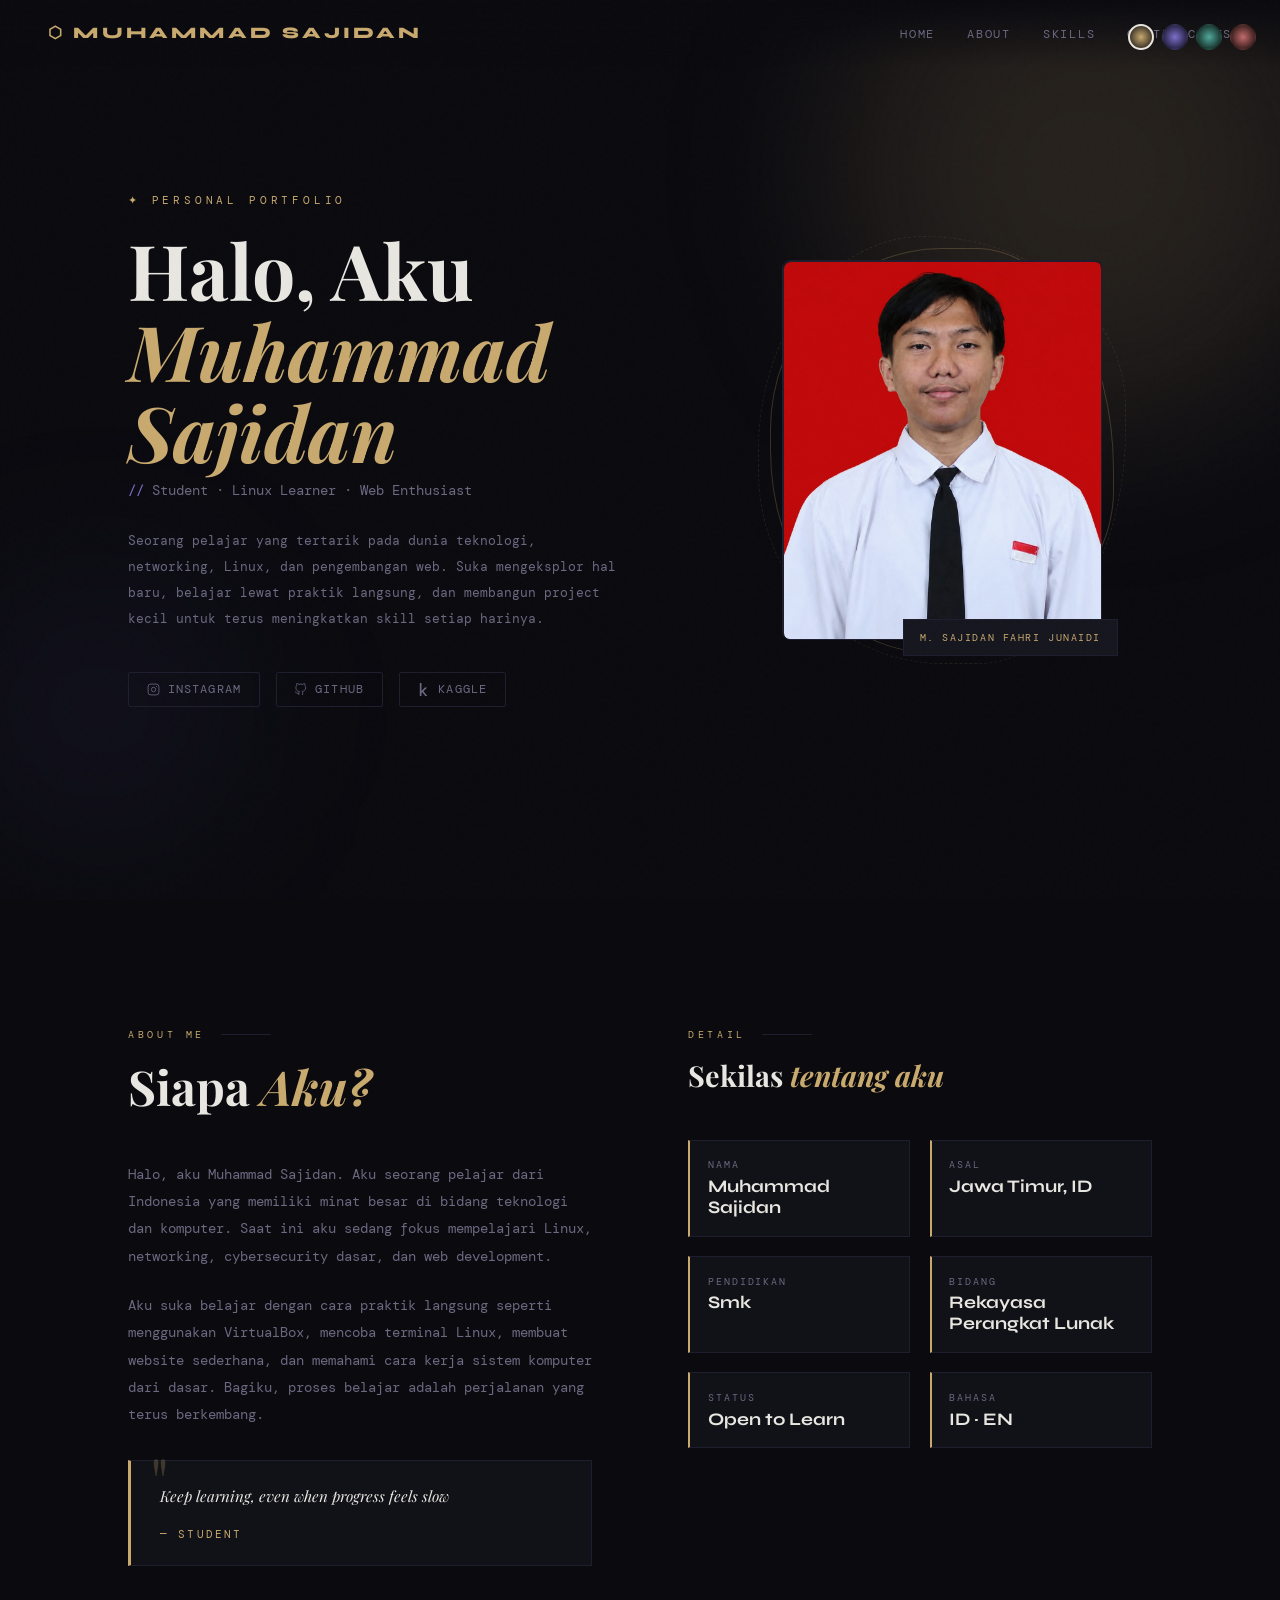
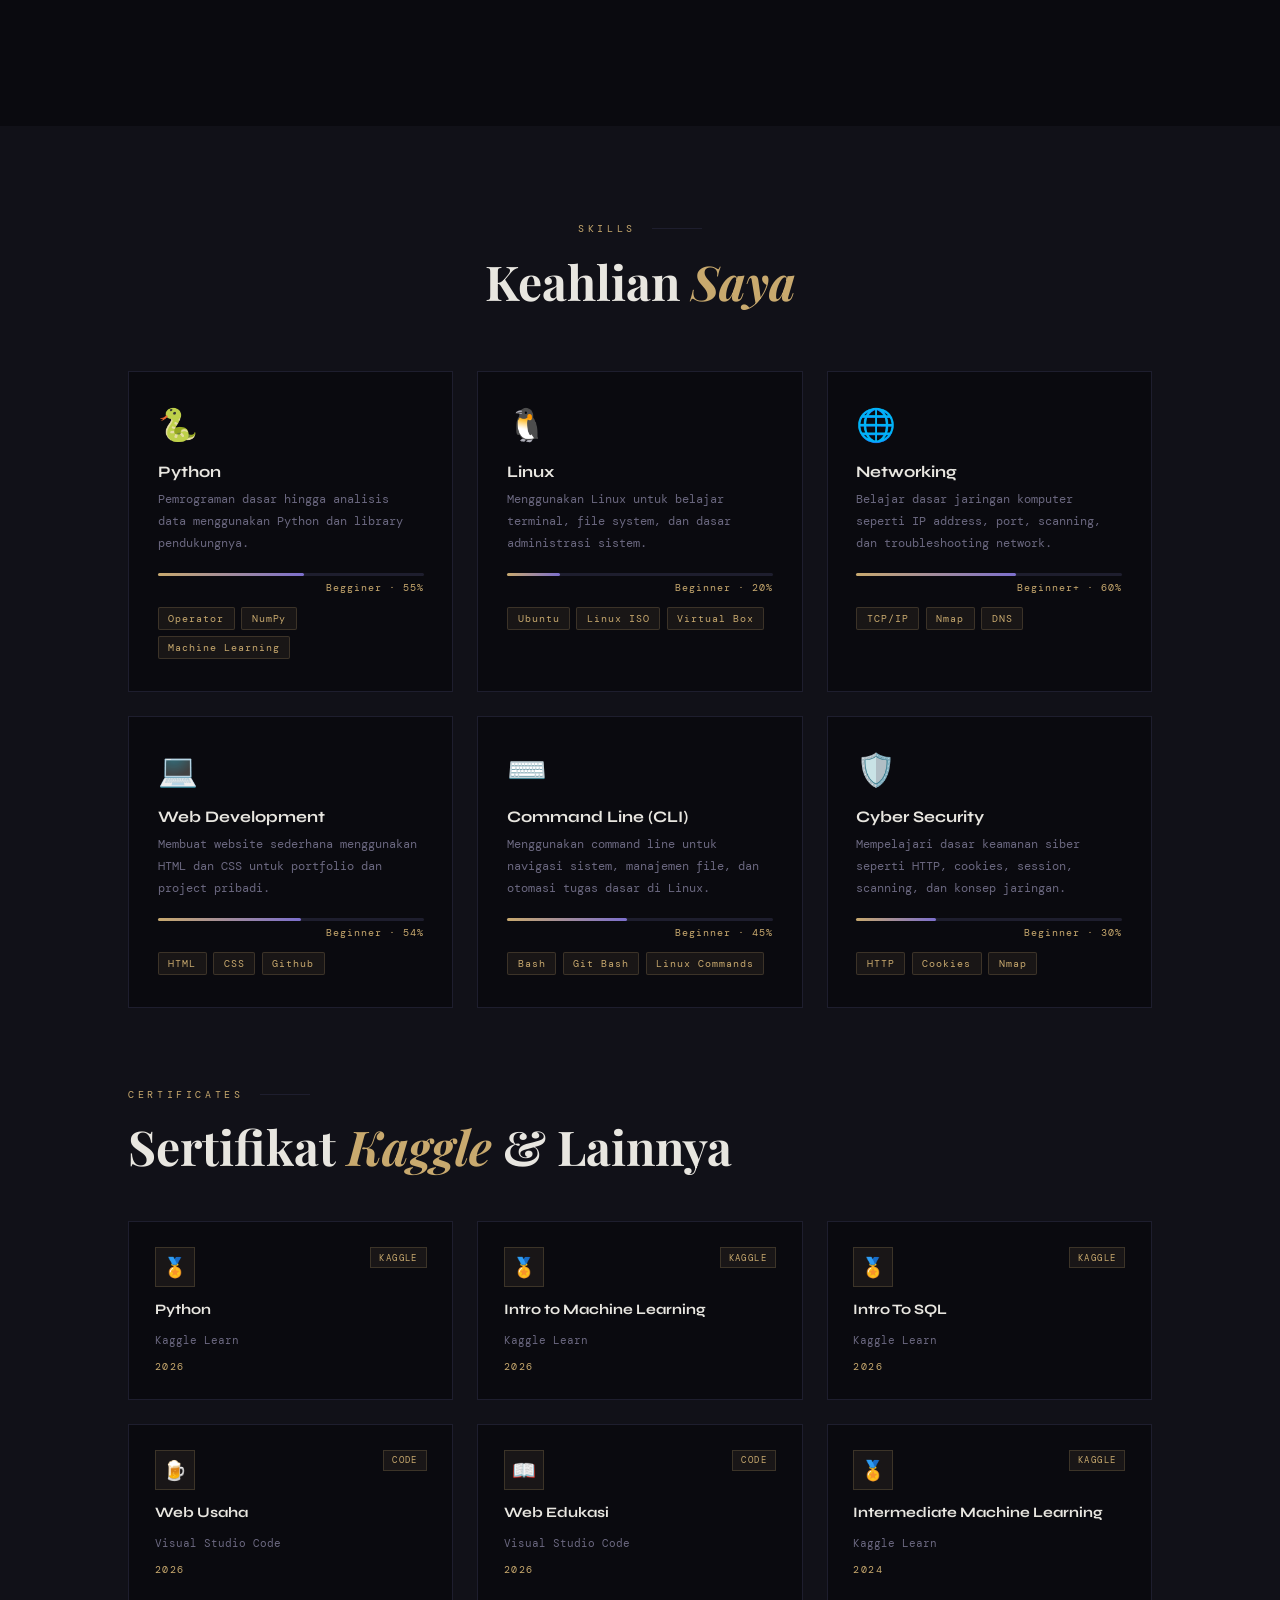
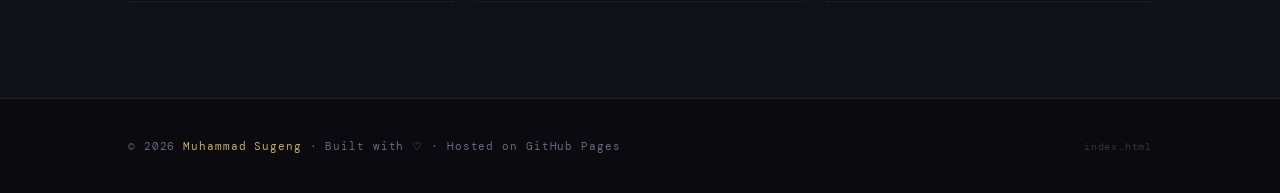
<file: index.html>
<!DOCTYPE html>
<html lang="id">
<head>
  <meta charset="UTF-8" />
  <meta name="viewport" content="width=device-width, initial-scale=1.0"/>
  <!-- ✏️ GANTI TITLE TAB BROWSER -->
  <title>Portfolio — Muhammad Sajidan</title>
  <link href="https://fonts.googleapis.com/css2?family=Playfair+Display:ital,wght@0,400;0,700;1,400&family=DM+Mono:wght@300;400;500&family=Syne:wght@400;700;800&display=swap" rel="stylesheet"/>
  <style>
    :root {
      --bg: #0a0a0f;
      --surface: #111118;
      --surface2: #16161f;
      --accent: #c8a96e;
      --accent2: #7c6fcd;
      --text: #e8e6e0;
      --muted: #6b6880;
      --border: #1e1e2e;
      --glow: rgba(200,169,110,0.15);
    }

    * { margin: 0; padding: 0; box-sizing: border-box; }
    html { scroll-behavior: smooth; }

    body {
      background: var(--bg);
      color: var(--text);
      font-family: 'DM Mono', monospace;
      min-height: 100vh;
      overflow-x: hidden;
    }

    body::before {
      content: '';
      position: fixed;
      inset: 0;
      background-image: url("data:image/svg+xml,%3Csvg viewBox='0 0 256 256' xmlns='http://www.w3.org/2000/svg'%3E%3Cfilter id='noise'%3E%3CfeTurbulence type='fractalNoise' baseFrequency='0.9' numOctaves='4' stitchTiles='stitch'/%3E%3C/filter%3E%3Crect width='100%25' height='100%25' filter='url(%23noise)' opacity='0.04'/%3E%3C/svg%3E");
      pointer-events: none;
      z-index: 1000;
      opacity: 0.4;
    }

    /* ─── THEME SWITCHER ─── */
    .theme-switcher {
      position: fixed;
      top: 1.5rem;
      right: 1.5rem;
      z-index: 999;
      display: flex;
      gap: 0.5rem;
    }
    .theme-btn {
      width: 26px; height: 26px;
      border-radius: 50%;
      border: 2px solid transparent;
      cursor: pointer;
      transition: transform 0.2s, border-color 0.2s;
    }
    .theme-btn:hover { transform: scale(1.2); }
    .theme-btn.active { border-color: var(--text); }
    .theme-btn.t1 { background: radial-gradient(circle, #c8a96e, #0a0a0f); }
    .theme-btn.t2 { background: radial-gradient(circle, #7c6fcd, #0d0d1a); }
    .theme-btn.t3 { background: radial-gradient(circle, #4fa89b, #0a140f); }
    .theme-btn.t4 { background: radial-gradient(circle, #c46b6b, #150a0a); }

    /* ─── NAV ─── */
    nav {
      position: fixed;
      top: 0; left: 0; right: 0;
      padding: 1.4rem 3rem;
      display: flex;
      justify-content: space-between;
      align-items: center;
      z-index: 900;
      background: linear-gradient(to bottom, var(--bg) 0%, transparent 100%);
    }
    .nav-logo {
      font-family: 'Syne', sans-serif;
      font-weight: 800;
      font-size: 1rem;
      letter-spacing: 0.2em;
      color: var(--accent);
      text-transform: uppercase;
    }
    .nav-links { display: flex; gap: 2rem; list-style: none; }
    .nav-links a {
      color: var(--muted);
      text-decoration: none;
      font-size: 0.72rem;
      letter-spacing: 0.15em;
      text-transform: uppercase;
      transition: color 0.3s;
    }
    .nav-links a:hover { color: var(--text); }

    /* ─── HERO ─── */
    #home {
      min-height: 100vh;
      display: grid;
      grid-template-columns: 1fr 420px;
      align-items: center;
      gap: 4rem;
      padding: 0 10vw;
      position: relative;
      overflow: hidden;
    }

    .bg-orb {
      position: absolute;
      border-radius: 50%;
      filter: blur(90px);
      pointer-events: none;
    }
    .orb1 { width: 500px; height: 500px; background: var(--glow); top: -80px; right: -60px; animation: orbFloat 8s ease-in-out infinite; }
    .orb2 { width: 280px; height: 280px; background: rgba(124,111,205,0.07); bottom: 50px; left: -40px; animation: orbFloat 11s ease-in-out infinite reverse; }

    @keyframes orbFloat {
      0%, 100% { transform: translateY(0); }
      50% { transform: translateY(-28px); }
    }

    .hero-left { opacity: 0; animation: fadeUp 0.9s ease forwards 0.2s; }

    .hero-label {
      font-size: 0.68rem;
      letter-spacing: 0.35em;
      text-transform: uppercase;
      color: var(--accent);
      margin-bottom: 1.4rem;
    }

    .hero-name {
      font-family: 'Playfair Display', serif;
      font-size: clamp(2.8rem, 6vw, 5.5rem);
      line-height: 1.05;
      font-weight: 700;
      margin-bottom: 0.6rem;
    }
    .hero-name em { font-style: italic; color: var(--accent); }

    .hero-role {
      font-size: 0.9rem;
      color: var(--muted);
      margin-bottom: 1.8rem;
    }
    .hero-role span { color: var(--accent2); }

    .hero-bio {
      max-width: 500px;
      font-size: 0.84rem;
      line-height: 1.95;
      color: var(--muted);
      margin-bottom: 2.5rem;
    }

    .social-links { display: flex; gap: 1rem; flex-wrap: wrap; }

    .social-link {
      display: flex;
      align-items: center;
      gap: 0.5rem;
      color: var(--muted);
      text-decoration: none;
      font-size: 0.72rem;
      letter-spacing: 0.1em;
      text-transform: uppercase;
      padding: 0.55rem 1.1rem;
      border: 1px solid var(--border);
      border-radius: 2px;
      transition: all 0.3s;
      position: relative;
      overflow: hidden;
    }
    .social-link::before {
      content: '';
      position: absolute;
      inset: 0;
      background: var(--glow);
      opacity: 0;
      transition: opacity 0.3s;
    }
    .social-link:hover { color: var(--accent); border-color: var(--accent); }
    .social-link:hover::before { opacity: 1; }

    /* ─── HERO PROFILE PHOTO ─── */
    .hero-photo-wrap {
      display: flex;
      justify-content: center;
      align-items: center;
      opacity: 0;
      animation: fadeUp 0.9s ease forwards 0.5s;
    }

    .profile-photo-container {
      position: relative;
      width: 320px;
    }

    .profile-ring {
      position: absolute;
      inset: -12px;
      border-radius: 50% 40% 55% 45% / 45% 55% 40% 50%;
      border: 1px solid rgba(200,169,110,0.25);
      animation: ringRotate 12s linear infinite;
    }
    .profile-ring-2 {
      position: absolute;
      inset: -24px;
      border-radius: 45% 55% 40% 50% / 50% 40% 55% 45%;
      border: 1px dashed rgba(200,169,110,0.12);
      animation: ringRotate 18s linear infinite reverse;
    }

    @keyframes ringRotate {
      from { transform: rotate(0deg); }
      to { transform: rotate(360deg); }
    }

    .profile-photo {
      width: 320px;
      height: 380px;
      border-radius: 8px;
      overflow: hidden;
      background: var(--surface);
      border: 1px solid var(--border);
      position: relative;
    }

    .profile-photo img {
      width: 100%;
      height: 100%;
      object-fit: cover;
      display: block;
      filter: grayscale(15%);
      transition: filter 0.5s;
    }
    .profile-photo:hover img { filter: grayscale(0%); }

    .photo-placeholder-hero {
      width: 100%;
      height: 100%;
      display: flex;
      flex-direction: column;
      align-items: center;
      justify-content: center;
      gap: 1rem;
      color: var(--muted);
    }
    .photo-placeholder-hero .icon { font-size: 3rem; opacity: 0.2; }
    .photo-placeholder-hero span { font-size: 0.7rem; letter-spacing: 0.1em; }
    .photo-placeholder-hero .hint { font-size: 0.6rem; opacity: 0.5; text-align: center; max-width: 180px; line-height: 1.6; }

    .profile-badge {
      position: absolute;
      bottom: -16px;
      right: -16px;
      background: var(--surface2);
      border: 1px solid var(--border);
      padding: 0.7rem 1rem;
      font-size: 0.65rem;
      letter-spacing: 0.15em;
      text-transform: uppercase;
      color: var(--accent);
    }

    /* ─── SECTION COMMONS ─── */
    .section-tag {
      font-size: 0.65rem;
      letter-spacing: 0.35em;
      text-transform: uppercase;
      color: var(--accent);
      margin-bottom: 1.2rem;
      display: flex;
      align-items: center;
      gap: 1rem;
    }
    .section-tag::after {
      content: '';
      flex: 1;
      height: 1px;
      background: var(--border);
      max-width: 50px;
    }

    .section-title {
      font-family: 'Playfair Display', serif;
      font-size: clamp(2rem, 4vw, 3rem);
      line-height: 1.1;
      margin-bottom: 3rem;
    }
    .section-title em { font-style: italic; color: var(--accent); }

    /* ─── ABOUT ─── */
    #about {
      padding: 8rem 10vw;
      display: grid;
      grid-template-columns: 1fr 1fr;
      gap: 6rem;
      align-items: start;
    }

    .about-text {
      font-size: 0.85rem;
      line-height: 2;
      color: var(--muted);
      margin-bottom: 1.4rem;
    }

    .about-quote {
      margin: 2rem 0;
      padding: 1.4rem 1.8rem;
      background: var(--surface);
      border: 1px solid var(--border);
      border-left: 3px solid var(--accent);
      position: relative;
    }
    .quote-mark {
      position: absolute;
      top: -0.8rem; left: 1.2rem;
      font-family: 'Playfair Display', serif;
      font-size: 4rem;
      line-height: 1;
      color: var(--accent);
      opacity: 0.25;
    }
    .quote-text {
      font-family: 'Playfair Display', serif;
      font-style: italic;
      font-size: 0.95rem;
      line-height: 1.8;
      color: var(--text);
      margin-bottom: 0.7rem;
    }
    .quote-author {
      font-size: 0.68rem;
      letter-spacing: 0.2em;
      text-transform: uppercase;
      color: var(--accent);
      font-style: normal;
    }

    .stats-grid {
      display: grid;
      grid-template-columns: 1fr 1fr;
      gap: 1.2rem;
      margin-top: 2rem;
    }
    .stat-item {
      padding: 1.1rem;
      background: var(--surface);
      border: 1px solid var(--border);
      border-left: 2px solid var(--accent);
    }
    .stat-label {
      font-size: 0.62rem;
      letter-spacing: 0.2em;
      text-transform: uppercase;
      color: var(--muted);
      margin-bottom: 0.3rem;
    }
    .stat-value {
      font-family: 'Syne', sans-serif;
      font-weight: 700;
      font-size: 1.1rem;
      color: var(--text);
    }

    /* ─── SKILLS SECTION ─── */
    #skills {
      padding: 6rem 10vw;
      background: var(--surface);
    }

    .skills-header {
      text-align: center;
      margin-bottom: 4rem;
    }

    .skills-grid {
      display: grid;
      grid-template-columns: repeat(3, 1fr);
      gap: 1.5rem;
      margin-bottom: 5rem;
    }

    .skill-card {
      padding: 2rem 1.8rem;
      background: var(--bg);
      border: 1px solid var(--border);
      transition: border-color 0.3s, transform 0.3s;
      position: relative;
      overflow: hidden;
    }
    .skill-card::before {
      content: '';
      position: absolute;
      top: 0; left: 0; right: 0;
      height: 2px;
      background: linear-gradient(to right, var(--accent), transparent);
      transform: scaleX(0);
      transform-origin: left;
      transition: transform 0.4s;
    }
    .skill-card:hover { border-color: rgba(200,169,110,0.3); transform: translateY(-4px); }
    .skill-card:hover::before { transform: scaleX(1); }

    .skill-icon { font-size: 2rem; margin-bottom: 1rem; display: block; }
    .skill-name {
      font-family: 'Syne', sans-serif;
      font-weight: 700;
      font-size: 1rem;
      margin-bottom: 0.5rem;
      color: var(--text);
    }
    .skill-desc {
      font-size: 0.75rem;
      line-height: 1.8;
      color: var(--muted);
      margin-bottom: 1.2rem;
    }
    .skill-bar-wrap {
      height: 3px;
      background: var(--border);
      border-radius: 2px;
      margin-top: 0.5rem;
    }
    .skill-bar {
      height: 100%;
      border-radius: 2px;
      background: linear-gradient(to right, var(--accent), var(--accent2));
      transition: width 1.2s cubic-bezier(0.23, 1, 0.32, 1);
    }
    .skill-level {
      font-size: 0.62rem;
      color: var(--accent);
      text-align: right;
      margin-top: 0.3rem;
      letter-spacing: 0.1em;
    }
    .skill-tags {
      display: flex;
      flex-wrap: wrap;
      gap: 0.4rem;
      margin-top: 0.8rem;
    }
    .skill-tag {
      font-size: 0.6rem;
      letter-spacing: 0.1em;
      padding: 0.25rem 0.6rem;
      background: rgba(200,169,110,0.08);
      border: 1px solid rgba(200,169,110,0.2);
      color: var(--accent);
      border-radius: 2px;
    }

    /* ─── CERTIFICATES ─── */
    .certs-header {
      margin-bottom: 2.5rem;
    }

    .certs-grid {
      display: grid;
      grid-template-columns: repeat(3, 1fr);
      gap: 1.5rem;
    }

    .cert-card {
      padding: 1.6rem;
      background: var(--bg);
      border: 1px solid var(--border);
      display: flex;
      flex-direction: column;
      gap: 0.8rem;
      transition: border-color 0.3s, transform 0.3s;
      text-decoration: none;
      color: inherit;
      position: relative;
    }
    .cert-card:hover {
      border-color: rgba(200,169,110,0.4);
      transform: translateY(-3px);
    }

    .cert-top {
      display: flex;
      align-items: flex-start;
      justify-content: space-between;
      gap: 1rem;
    }

    .cert-logo {
      width: 40px;
      height: 40px;
      background: rgba(200,169,110,0.08);
      border: 1px solid rgba(200,169,110,0.2);
      display: flex;
      align-items: center;
      justify-content: center;
      font-size: 1.2rem;
      flex-shrink: 0;
    }

    .cert-badge {
      font-size: 0.58rem;
      letter-spacing: 0.15em;
      text-transform: uppercase;
      color: var(--accent);
      background: rgba(200,169,110,0.08);
      border: 1px solid rgba(200,169,110,0.2);
      padding: 0.2rem 0.5rem;
      align-self: flex-start;
    }

    .cert-name {
      font-family: 'Syne', sans-serif;
      font-weight: 700;
      font-size: 0.9rem;
      line-height: 1.4;
      color: var(--text);
    }
    .cert-issuer {
      font-size: 0.7rem;
      color: var(--muted);
    }
    .cert-date {
      font-size: 0.62rem;
      color: var(--accent);
      letter-spacing: 0.15em;
      text-transform: uppercase;
      margin-top: auto;
    }

    .cert-link-icon {
      position: absolute;
      bottom: 1.2rem;
      right: 1.4rem;
      font-size: 0.8rem;
      color: var(--muted);
      opacity: 0;
      transition: opacity 0.3s;
    }
    .cert-card:hover .cert-link-icon { opacity: 1; }

    /* ─── FOOTER ─── */
    footer {
      padding: 2.5rem 10vw;
      border-top: 1px solid var(--border);
      display: flex;
      justify-content: space-between;
      align-items: center;
    }
    .footer-text { font-size: 0.7rem; color: var(--muted); letter-spacing: 0.08em; }
    .footer-accent { color: var(--accent); }

    /* ─── ANIMATIONS ─── */
    @keyframes fadeUp {
      from { opacity: 0; transform: translateY(28px); }
      to { opacity: 1; transform: translateY(0); }
    }

    /* ─── SCROLLBAR ─── */
    ::-webkit-scrollbar { width: 4px; }
    ::-webkit-scrollbar-track { background: var(--bg); }
    ::-webkit-scrollbar-thumb { background: var(--border); border-radius: 2px; }
    ::-webkit-scrollbar-thumb:hover { background: var(--accent); }

    /* ─── THEMES ─── */
    body.theme-purple {
      --accent: #a48eff; --accent2: #ff8ec4; --glow: rgba(164,142,255,0.12);
      --bg: #0d0b1a; --surface: #120f22; --surface2: #17132c; --border: #1e1930;
    }
    body.theme-green {
      --accent: #5ecba1; --accent2: #a8e6a3; --glow: rgba(94,203,161,0.10);
      --bg: #080f0c; --surface: #0d1610; --surface2: #111c14; --border: #162018;
    }
    body.theme-red {
      --accent: #e07a7a; --accent2: #f0b27a; --glow: rgba(224,122,122,0.10);
      --bg: #0f0808; --surface: #170d0d; --surface2: #1e1010; --border: #251212;
    }

    /* ─── RESPONSIVE ─── */
    @media (max-width: 900px) {
      #home { grid-template-columns: 1fr; padding: 8rem 6vw 4rem; }
      .hero-photo-wrap { display: none; }
      #about { grid-template-columns: 1fr; padding: 5rem 6vw; gap: 3rem; }
      .skills-grid, .certs-grid { grid-template-columns: 1fr 1fr; }
      nav { padding: 1rem 1.5rem; }
    }
    @media (max-width: 600px) {
      .skills-grid, .certs-grid { grid-template-columns: 1fr; }
      #skills { padding: 4rem 6vw; }
      footer { flex-direction: column; gap: 1rem; text-align: center; }
    }
  </style>
</head>
<body>

  <!-- THEME SWITCHER -->
  <div class="theme-switcher">
    <div class="theme-btn t1 active" onclick="setTheme('')" title="Gold"></div>
    <div class="theme-btn t2" onclick="setTheme('theme-purple')" title="Purple"></div>
    <div class="theme-btn t3" onclick="setTheme('theme-green')" title="Green"></div>
    <div class="theme-btn t4" onclick="setTheme('theme-red')" title="Red"></div>
  </div>

  <!-- NAVIGATION -->
  <nav>
    <div class="nav-logo">⬡ Muhammad Sajidan</div><!-- ✏️ -->
    <ul class="nav-links">
      <li><a href="#home">Home</a></li>
      <li><a href="#about">About</a></li>
      <li><a href="#skills">Skills</a></li>
      <li><a href="#certificates">Certificates</a></li>
    </ul>
  </nav>

  <!-- ═══════════════ HERO ═══════════════ -->
  <section id="home">
    <div class="bg-orb orb1"></div>
    <div class="bg-orb orb2"></div>

    <div class="hero-left">
      <p class="hero-label">✦ Personal Portfolio</p>

      <h1 class="hero-name">Halo, Aku <em>Muhammad Sajidan</em></h1><!-- ✏️ -->

      <p class="hero-role"><span>//</span> Student · Linux Learner · Web Enthusiast</p>

<p class="hero-bio">
  Seorang pelajar yang tertarik pada dunia teknologi, networking,
  Linux, dan pengembangan web. Suka mengeksplor hal baru,
  belajar lewat praktik langsung, dan membangun project kecil
  untuk terus meningkatkan skill setiap harinya.
</p>
      <div class="social-links">
        <a href="https://instagram.com/Sjdnfj_1" target="_blank" class="social-link"><!-- ✏️ -->
          <svg width="13" height="13" viewBox="0 0 24 24" fill="none" stroke="currentColor" stroke-width="1.5"><rect x="2" y="2" width="20" height="20" rx="5"/><path d="M16 11.37A4 4 0 1112.63 8 4 4 0 0116 11.37z"/><circle cx="17.5" cy="6.5" r="1" fill="currentColor" stroke="none"/></svg>
          Instagram
        </a>
        <a href="https://github.com/sajidanmuhammad56-netizen" target="_blank" class="social-link"><!-- ✏️ -->
          <svg width="13" height="13" viewBox="0 0 24 24" fill="none" stroke="currentColor" stroke-width="1.5"><path d="M9 19c-5 1.5-5-2.5-7-3m14 6v-3.87a3.37 3.37 0 00-.94-2.61c3.14-.35 6.44-1.54 6.44-7A5.44 5.44 0 0020 4.77 5.07 5.07 0 0019.91 1S18.73.65 16 2.48a13.38 13.38 0 00-7 0C6.27.65 5.09 1 5.09 1A5.07 5.07 0 005 4.77a5.44 5.44 0 00-1.5 3.78c0 5.42 3.3 6.61 6.44 7A3.37 3.37 0 009 18.13V22"/></svg>
          GitHub
        </a>
        <a href="https://www.kaggle.com/muhammadsajidanf" target="_blank" class="social-link"><!-- ✏️ -->
          <svg width="13" height="13" viewBox="0 0 24 24" fill="currentColor"><path d="M18.825 23.859c-.022.092-.117.141-.281.141h-3.139c-.187 0-.351-.082-.492-.248l-5.178-6.589-1.448 1.374v5.111c0 .235-.117.352-.351.352H5.505c-.236 0-.354-.117-.354-.352V.353c0-.233.118-.353.354-.353h2.431c.234 0 .351.12.351.353v14.343l6.203-6.272c.165-.165.33-.246.495-.246h3.239c.144 0 .236.06.285.18.046.149.034.255-.036.315l-6.555 6.344 6.836 8.507c.095.104.117.208.07.334"/></svg>
          Kaggle
        </a>
      </div>
    </div>

    <!-- FOTO PROFIL (kanan hero) -->
    <div class="hero-photo-wrap">
      <div class="profile-photo-container">
        <div class="profile-ring"></div>
        <div class="profile-ring-2"></div>
        <div class="profile-photo">
          <!--
            ✏️ CARA PASANG FOTO PROFIL:
            1. Simpan foto (misal: profile.jpg) di folder yang sama dengan index.html
            2. Hapus div.photo-placeholder-hero di bawah
            3. Uncomment baris <img> ini:
            <img src="profile.jpg" alt="Foto Profil" />
          -->
          <div class="profile-photo">
  <img src="sajidan.jpeg">
</div>
        </div>
        <div class="profile-badge">M. Sajidan Fahri Junaidi</div><!-- ✏️ -->
      </div>
    </div>
  </section>

  <!-- ═══════════════ ABOUT ═══════════════ -->
  <section id="about">
    <div>
      <div class="section-tag">About Me</div>
      <h2 class="section-title">Siapa <em>Aku?</em></h2>

      <!-- ✏️ GANTI PARAGRAF TENTANG DIRIMU -->
      <p class="about-text">
  Halo, aku Muhammad Sajidan. Aku seorang pelajar dari Indonesia
  yang memiliki minat besar di bidang teknologi dan komputer.
  Saat ini aku sedang fokus mempelajari Linux, networking,
  cybersecurity dasar, dan web development.
</p>

<p class="about-text">
  Aku suka belajar dengan cara praktik langsung seperti menggunakan
  VirtualBox, mencoba terminal Linux, membuat website sederhana,
  dan memahami cara kerja sistem komputer dari dasar.
  Bagiku, proses belajar adalah perjalanan yang terus berkembang.
</p>

      <!-- ✏️ GANTI QUOTE -->
      <blockquote class="about-quote">
        <span class="quote-mark">"</span>
        <p class="quote-text">Keep learning, even when progress feels slow</p>
        <cite class="quote-author">— Student </cite>
      </blockquote>
    </div>

    <div>
      <div class="section-tag">Detail</div>
      <h2 class="section-title" style="font-size:1.8rem;">Sekilas <em>tentang aku</em></h2>
      <!-- ✏️ GANTI SEMUA stat-value -->
      <div class="stats-grid">
        <div class="stat-item">
          <div class="stat-label">Nama</div>
          <div class="stat-value">Muhammad Sajidan</div>
        </div>
        <div class="stat-item">
          <div class="stat-label">Asal</div>
          <div class="stat-value">Jawa Timur, ID</div>
        </div>
        <div class="stat-item">
          <div class="stat-label">Pendidikan</div>
          <div class="stat-value">Smk </div>
        </div>
        <div class="stat-item">
          <div class="stat-label">Bidang</div>
          <div class="stat-value">Rekayasa Perangkat Lunak</div>
        </div>
        <div class="stat-item">
          <div class="stat-label">Status</div>
          <div class="stat-value">Open to Learn</div>
        </div>
        <div class="stat-item">
          <div class="stat-label">Bahasa</div>
          <div class="stat-value">ID · EN</div>
        </div>
      </div>
    </div>
  </section>

  <!-- ═══════════ SKILLS & CERTIFICATES ═══════════ -->
  <section id="skills">

    <div class="skills-header">
      <div class="section-tag" style="justify-content:center;">Skills</div>
      <h2 class="section-title">Keahlian <em>Saya</em></h2>
    </div>

    <!--
      ✏️ CARA EDIT SKILL:
      · skill-name  → nama skill
      · skill-desc  → deskripsi singkat (1-2 kalimat)
      · skill-bar   → style="width: XX%" → persentase kemampuan
      · skill-level → teks level + persentase
      · skill-tag   → teknologi / tools yang dipakai
    -->
    <div class="skills-grid">

      <div class="skill-card">
        <span class="skill-icon">🐍</span>
        <div class="skill-name">Python</div><!-- ✏️ -->
        <div class="skill-desc">Pemrograman dasar hingga analisis data menggunakan Python dan library pendukungnya.</div><!-- ✏️ -->
        <div class="skill-bar-wrap"><div class="skill-bar" style="width:55%"></div></div><!-- ✏️ % -->
        <div class="skill-level">Begginer · 55%</div><!-- ✏️ -->
        <div class="skill-tags">
          <span class="skill-tag">Operator</span><span class="skill-tag">NumPy</span><span class="skill-tag">Machine Learning</span><!-- ✏️ -->
        </div>
      </div>

      <div class="skill-card">
        <span class="skill-icon">🐧</span>
        <div class="skill-name">Linux</div><!-- ✏️ -->
        <div class="skill-desc">Menggunakan Linux untuk belajar terminal, file system,
dan dasar administrasi sistem.</div><!-- ✏️ -->
        <div class="skill-bar-wrap"><div class="skill-bar" style="width:20%"></div></div><!-- ✏️ -->
        <div class="skill-level">Beginner · 20%</div><!-- ✏️ -->
        <div class="skill-tags">
          <span class="skill-tag">Ubuntu</span><span class="skill-tag">Linux ISO</span><span class="skill-tag">Virtual Box</span><!-- ✏️ -->
        </div>
      </div>

      <div class="skill-card">
        <span class="skill-icon">🌐</span>
        <div class="skill-name">Networking</div><!-- ✏️ -->
        <div class="skill-desc">Belajar dasar jaringan komputer seperti IP address,
    port, scanning, dan troubleshooting network.</div><!-- ✏️ -->
        <div class="skill-bar-wrap"><div class="skill-bar" style="width:60%"></div></div><!-- ✏️ -->
        <div class="skill-level">Beginner+ · 60%</div><!-- ✏️ -->
        <div class="skill-tags">
          <span class="skill-tag">TCP/IP</span><span class="skill-tag">Nmap</span><span class="skill-tag">DNS</span><!-- ✏️ -->
        </div>
      </div>

      <div class="skill-card">
        <span class="skill-icon">💻</span>
        <div class="skill-name">Web Development</div><!-- ✏️ -->
        <div class="skill-desc">Membuat website sederhana menggunakan HTML dan CSS
    untuk portfolio dan project pribadi.</div><!-- ✏️ -->
        <div class="skill-bar-wrap"><div class="skill-bar" style="width:54%"></div></div><!-- ✏️ -->
        <div class="skill-level">Beginner · 54%</div><!-- ✏️ -->
        <div class="skill-tags">
          <span class="skill-tag">HTML</span><span class="skill-tag">CSS</span><span class="skill-tag">Github</span><!-- ✏️ -->
        </div>
      </div>

      <div class="skill-card">
  <span class="skill-icon">⌨️</span>
  <div class="skill-name">Command Line (CLI)</div>
  <div class="skill-desc">
    Menggunakan command line untuk navigasi sistem, manajemen file,
    dan otomasi tugas dasar di Linux.
  </div>
  <div class="skill-bar-wrap">
    <div class="skill-bar" style="width:45%"></div>
  </div>
  <div class="skill-level">Beginner · 45%</div>
  <div class="skill-tags">
    <span class="skill-tag">Bash</span>
    <span class="skill-tag">Git Bash</span>
    <span class="skill-tag">Linux Commands</span>
  </div>
</div>

      <div class="skill-card">
  <span class="skill-icon">🛡️</span>
  <div class="skill-name">Cyber Security</div>
  <div class="skill-desc">
    Mempelajari dasar keamanan siber seperti HTTP, cookies,
    session, scanning, dan konsep jaringan.
  </div>
  <div class="skill-bar-wrap">
    <div class="skill-bar" style="width:30%"></div>
  </div>
  <div class="skill-level">Beginner · 30%</div>
  <div class="skill-tags">
    <span class="skill-tag">HTTP</span>
    <span class="skill-tag">Cookies</span>
    <span class="skill-tag">Nmap</span>
  </div>
</div>

    </div>

    <!-- ═══════════════ CERTIFICATES ═══════════════ -->
    <div id="certificates">
      <div class="certs-header">
        <div class="section-tag">Certificates</div>
        <h2 class="section-title">Sertifikat <em>Kaggle</em> & Lainnya</h2>
      </div>

      <!--
        ✏️ CARA EDIT SERTIFIKAT:
        · href         → link sertifikat kamu (dari Kaggle / Coursera / Dicoding / dll)
        · cert-name    → nama kursus/sertifikat
        · cert-issuer  → platform penerbit
        · cert-date    → tahun selesai
        · cert-badge   → label platform (Kaggle / Coursera / Dicoding dll)
        · cert-logo    → emoji yang mewakili
        Duplikat .cert-card untuk tambah sertifikat baru.
      -->
      <div class="certs-grid">

        <a href="https://www.kaggle.com/learn/certification/muhammadsajidanf/python" target="_blank" class="cert-card"><!-- ✏️ -->
          <div class="cert-top">
            <div class="cert-logo">🏅</div><!-- ✏️ -->
            <span class="cert-badge">Kaggle</span><!-- ✏️ -->
          </div>
          <div class="cert-name">Python</div><!-- ✏️ -->
          <div class="cert-issuer">Kaggle Learn</div><!-- ✏️ -->
          <div class="cert-date">2026</div><!-- ✏️ -->
          <span class="cert-link-icon">↗</span>
        </a>

        <a href="https://www.kaggle.com/learn/certification/muhammadsajidanf/intro-to-machine-learning" target="_blank" class="cert-card"><!-- ✏️ -->
          <div class="cert-top">
            <div class="cert-logo">🏅</div>
            <span class="cert-badge">Kaggle</span><!-- ✏️ -->
          </div>
          <div class="cert-name">Intro to Machine Learning</div><!-- ✏️ -->
          <div class="cert-issuer">Kaggle Learn</div><!-- ✏️ -->
          <div class="cert-date">2026</div><!-- ✏️ -->
          <span class="cert-link-icon">↗</span>
        </a>

        <a href="https://www.kaggle.com/learn/certification/muhammadsajidanf/intro-to-sql" target="_blank" class="cert-card"><!-- ✏️ -->
          <div class="cert-top">
            <div class="cert-logo">🏅</div>
            <span class="cert-badge">Kaggle</span><!-- ✏️ -->
          </div>
          <div class="cert-name">Intro To SQL</div><!-- ✏️ -->
          <div class="cert-issuer">Kaggle Learn</div><!-- ✏️ -->
          <div class="cert-date">2026</div><!-- ✏️ -->
          <span class="cert-link-icon">↗</span>
        </a>

        <a href="https://sajidan2009.github.io/milkibee-web/" target="_blank" class="cert-card"><!-- ✏️ -->
          <div class="cert-top">
            <div class="cert-logo">🍺</div>
            <span class="cert-badge">code</span><!-- ✏️ ganti platform -->
          </div>
          <div class="cert-name">Web Usaha</div><!-- ✏️ -->
          <div class="cert-issuer">Visual Studio Code</div><!-- ✏️ -->
          <div class="cert-date">2026</div><!-- ✏️ -->
          <span class="cert-link-icon">↗</span>
        </a>

        <a href="https://sajidan2009.github.io/pengertian-novel/" target="_blank" class="cert-card"><!-- ✏️ -->
          <div class="cert-top">
            <div class="cert-logo">📖</div>
            <span class="cert-badge">code</span><!-- ✏️ -->
          </div>
          <div class="cert-name">Web Edukasi</div><!-- ✏️ -->
          <div class="cert-issuer">Visual Studio Code</div><!-- ✏️ -->
          <div class="cert-date">2026</div><!-- ✏️ -->
          <span class="cert-link-icon">↗</span>
        </a>

        <!-- ✏️ SERTIFIKAT 6 — hapus jika tidak ada -->
        <a href="LINK_SERTIFIKAT_6" target="_blank" class="cert-card"><!-- ✏️ -->
          <div class="cert-top">
            <div class="cert-logo">🏅</div>
            <span class="cert-badge">Kaggle</span><!-- ✏️ -->
          </div>
          <div class="cert-name">Intermediate Machine Learning</div><!-- ✏️ -->
          <div class="cert-issuer">Kaggle Learn</div><!-- ✏️ -->
          <div class="cert-date">2024</div><!-- ✏️ -->
          <span class="cert-link-icon">↗</span>
        </a>

      </div>
    </div>

  </section>

  <!-- FOOTER -->
  <footer>
    <div class="footer-text">
      © 2026 <span class="footer-accent">Muhammad Sugeng</span> · Built with ♡ · Hosted on GitHub Pages<!-- ✏️ -->
    </div>
    <div class="footer-text" style="font-size:0.62rem; opacity:0.45;">index.html</div>
  </footer>

  <script>
    function setTheme(cls) {
      document.body.className = cls;
      document.querySelectorAll('.theme-btn').forEach(b => b.classList.remove('active'));
      event.target.classList.add('active');
    }

    // Scroll reveal + animate skill bars on enter
    const revealed = new Set();
    const observer = new IntersectionObserver((entries) => {
      entries.forEach(e => {
        if (e.isIntersecting && !revealed.has(e.target)) {
          revealed.add(e.target);
          e.target.style.opacity = '1';
          e.target.style.transform = 'translateY(0)';
          e.target.querySelectorAll('.skill-bar').forEach(bar => {
            const w = bar.style.width;
            bar.style.width = '0%';
            setTimeout(() => { bar.style.width = w; }, 100);
          });
        }
      });
    }, { threshold: 0.12 });

    document.querySelectorAll('.skill-card, .cert-card, .stat-item').forEach(el => {
      el.style.opacity = '0';
      el.style.transform = 'translateY(18px)';
      el.style.transition = 'opacity 0.6s ease, transform 0.6s ease';
      observer.observe(el);
    });
  </script>
</body>
</html>
</file>
